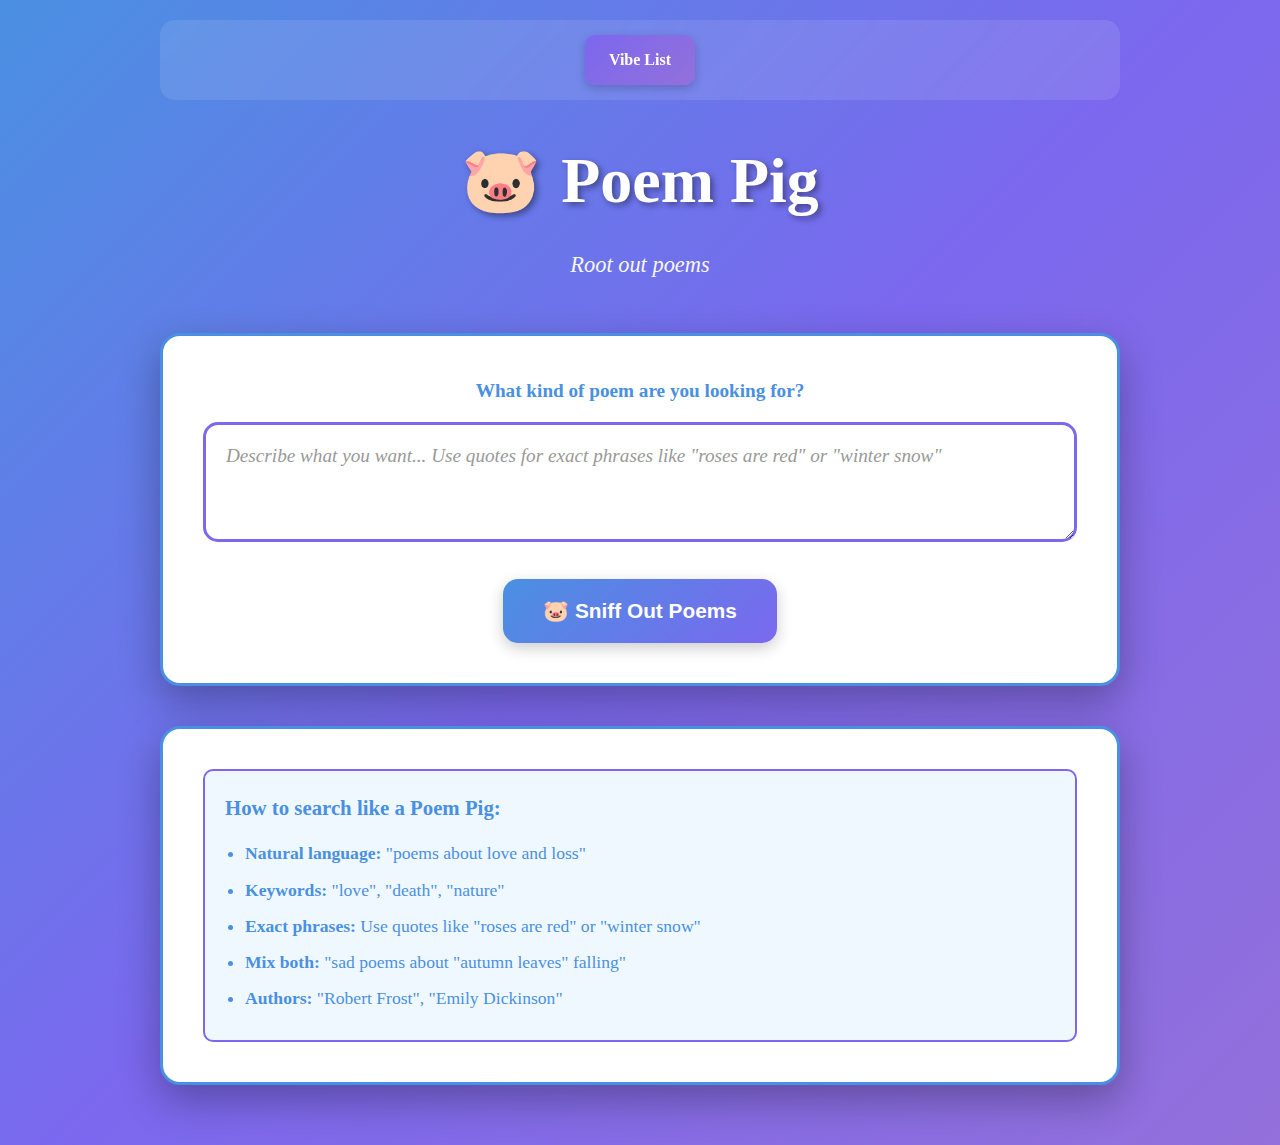
<file: templates/index.html>
<!DOCTYPE html>
<html lang="en">
<head>
    <meta charset="UTF-8">
    <meta name="viewport" content="width=device-width, initial-scale=1.0">
    <title>Poem Pig - Root out poems</title>
    <style>
        * {
            margin: 0;
            padding: 0;
            box-sizing: border-box;
        }
        
        body {
            font-family: 'Georgia', serif;
            line-height: 1.6;
            color: #333;
            background: linear-gradient(135deg, #4A90E2 0%, #7B68EE 50%, #9370DB 100%);
            min-height: 100vh;
        }
        
        .container {
            max-width: 1000px;
            margin: 0 auto;
            padding: 20px;
        }
        
        .nav {
            background: rgba(255, 255, 255, 0.1);
            backdrop-filter: blur(10px);
            padding: 15px 0;
            margin-bottom: 30px;
            border-radius: 15px;
        }
        
        .nav-content {
            max-width: 1000px;
            margin: 0 auto;
            display: flex;
            justify-content: center;
            gap: 20px;
        }
        
        .nav-btn {
            background: rgba(255, 255, 255, 0.2);
            color: white;
            border: 2px solid rgba(255, 255, 255, 0.3);
            padding: 10px 20px;
            border-radius: 25px;
            cursor: pointer;
            font-size: 1rem;
            font-weight: 600;
            transition: all 0.3s ease;
            text-decoration: none;
            display: inline-block;
        }
        
        .nav-btn:hover {
            background: rgba(255, 255, 255, 0.3);
            border-color: rgba(255, 255, 255, 0.5);
            transform: translateY(-2px);
        }
        
        .nav-btn.active {
            background: rgba(255, 255, 255, 0.4);
            border-color: rgba(255, 255, 255, 0.6);
        }
        
        .header {
            text-align: center;
            margin-bottom: 50px;
            color: white;
        }
        
        .header h1 {
            font-size: 4rem;
            margin-bottom: 15px;
            text-shadow: 3px 3px 6px rgba(0,0,0,0.4);
            display: flex;
            align-items: center;
            justify-content: center;
            gap: 20px;
        }
        
        .pig-icon {
            font-size: 4rem;
            animation: wiggle 2s ease-in-out infinite;
        }
        
        @keyframes wiggle {
            0%, 100% { transform: rotate(0deg); }
            25% { transform: rotate(-5deg); }
            75% { transform: rotate(5deg); }
        }
        
        .header p {
            font-size: 1.4rem;
            opacity: 0.95;
            font-style: italic;
        }
        
        .search-container {
            background: white;
            border-radius: 20px;
            padding: 40px;
            box-shadow: 0 15px 40px rgba(0,0,0,0.3);
            margin-bottom: 40px;
            border: 3px solid #4A90E2;
        }
        
        .search-form {
            text-align: center;
        }
        
        .form-group {
            margin-bottom: 30px;
        }
        
        .form-group label {
            display: block;
            margin-bottom: 15px;
            font-weight: bold;
            color: #4A90E2;
            font-size: 1.2rem;
        }
        
        .search-input {
            width: 100%;
            padding: 20px;
            border: 3px solid #7B68EE;
            border-radius: 15px;
            font-size: 1.2rem;
            font-family: 'Georgia', serif;
            transition: all 0.3s ease;
            min-height: 120px;
            resize: vertical;
        }
        
        .search-input:focus {
            outline: none;
            border-color: #4A90E2;
            box-shadow: 0 0 15px rgba(74, 144, 226, 0.3);
        }
        
        .search-input::placeholder {
            color: #999;
            font-style: italic;
        }
        
        .search-btn {
            background: linear-gradient(135deg, #4A90E2 0%, #7B68EE 100%);
            color: white;
            border: none;
            padding: 20px 40px;
            border-radius: 15px;
            font-size: 1.3rem;
            font-weight: bold;
            cursor: pointer;
            transition: all 0.3s ease;
            box-shadow: 0 5px 15px rgba(0,0,0,0.2);
        }
        
        .search-btn:hover {
            transform: translateY(-3px);
            box-shadow: 0 8px 25px rgba(0,0,0,0.3);
        }
        
        .search-btn:disabled {
            opacity: 0.6;
            cursor: not-allowed;
            transform: none;
        }
        
        .nav-buttons {
            text-align: center;
            margin-top: 20px;
        }
        
        .nav-btn {
            background: linear-gradient(135deg, #7B68EE 0%, #9370DB 100%);
            color: white;
            border: none;
            padding: 12px 24px;
            border-radius: 10px;
            font-size: 1rem;
            font-weight: bold;
            cursor: pointer;
            transition: all 0.3s ease;
            box-shadow: 0 3px 10px rgba(0,0,0,0.2);
        }
        
        .nav-btn:hover {
            transform: translateY(-2px);
            box-shadow: 0 5px 15px rgba(0,0,0,0.3);
        }
        
        .results {
            background: white;
            border-radius: 20px;
            padding: 30px;
            box-shadow: 0 15px 40px rgba(0,0,0,0.3);
            margin-bottom: 30px;
            border: 3px solid #4A90E2;
        }
        
        .results-header {
            display: flex;
            justify-content: space-between;
            align-items: center;
            margin-bottom: 20px;
        }
        
        .select-vibe-btn {
            background: linear-gradient(135deg, #7B68EE 0%, #9370DB 100%);
            color: white;
            border: none;
            padding: 10px 20px;
            border-radius: 25px;
            cursor: pointer;
            font-weight: bold;
            transition: all 0.3s ease;
        }
        
        .select-vibe-btn:hover {
            transform: translateY(-2px);
            box-shadow: 0 5px 15px rgba(123, 104, 238, 0.4);
        }
        
        .select-vibe-btn.active {
            background: linear-gradient(135deg, #FF6B6B 0%, #FF8E8E 100%);
        }
        
        .results-content {
            display: flex;
            gap: 20px;
        }
        
        .poems-column {
            flex: 1;
        }
        
        .vibe-selection-column {
            width: 300px;
            background: rgba(255, 255, 255, 0.1);
            border-radius: 15px;
            padding: 20px;
            backdrop-filter: blur(10px);
        }
        
        .vibe-search-container {
            margin-bottom: 20px;
        }
        
        .vibe-search-container input {
            width: 100%;
            padding: 10px;
            border: 2px solid rgba(255, 255, 255, 0.3);
            border-radius: 10px;
            background: rgba(255, 255, 255, 0.1);
            color: white;
            font-size: 14px;
        }
        
        .vibe-search-container input::placeholder {
            color: rgba(255, 255, 255, 0.7);
        }
        
        .vibe-list {
            max-height: 400px;
            overflow-y: auto;
        }
        
        .vibe-item {
            background: rgba(255, 255, 255, 0.1);
            border-radius: 10px;
            padding: 15px;
            margin-bottom: 10px;
            cursor: pointer;
            transition: all 0.3s ease;
            border: 2px solid transparent;
        }
        
        .vibe-item:hover {
            background: rgba(255, 255, 255, 0.2);
            transform: translateY(-2px);
        }
        
        .vibe-item.selected {
            border-color: #7B68EE;
            background: rgba(123, 104, 238, 0.2);
        }
        
        .vibe-name {
            font-weight: bold;
            color: white;
            margin-bottom: 5px;
        }
        
        .vibe-count {
            font-size: 12px;
            color: rgba(255, 255, 255, 0.7);
        }
        
        .poem-card.selected {
            border: 2px solid #7B68EE;
            background: rgba(123, 104, 238, 0.1);
        }
        
        .results h2 {
            margin-bottom: 25px;
            color: #4A90E2;
            text-align: center;
            font-size: 1.8rem;
        }
        
        .poem-card {
            border: 2px solid #7B68EE;
            border-radius: 15px;
            padding: 25px;
            margin-bottom: 25px;
            transition: all 0.3s ease;
            background: #F0F8FF;
        }
        
        .poem-card:hover {
            transform: translateY(-3px);
            box-shadow: 0 8px 25px rgba(0,0,0,0.15);
            border-color: #4A90E2;
        }
        
        .poem-title {
            font-size: 1.05rem;
            font-weight: bold;
            color: #4A90E2;
            margin-bottom: 7px;
        }
        
        .poem-author {
            color: #7B68EE;
            font-style: italic;
            margin-bottom: 10px;
            font-size: 0.77rem;
        }
        
        .poem-text {
            white-space: pre-line;
            line-height: 1.8;
            color: #444;
            margin-bottom: 14px;
            font-size: 0.77rem;
        }
        
        .poem-meta {
            display: flex;
            justify-content: flex-end;
            align-items: center;
            font-size: 0.63rem;
            color: #666;
        }
        
        .save-btn {
            background: linear-gradient(135deg, #228B22 0%, #32CD32 100%);
            color: white;
            border: none;
            padding: 7px 14px;
            border-radius: 6px;
            font-size: 0.7rem;
            font-weight: bold;
            cursor: pointer;
            transition: all 0.3s ease;
        }
        
        .save-btn:hover {
            transform: translateY(-2px);
            box-shadow: 0 5px 15px rgba(0,0,0,0.2);
        }
        
        .save-btn.saved {
            background: linear-gradient(135deg, #4A90E2 0%, #7B68EE 100%);
        }
        
        .load-more-btn {
            background: linear-gradient(135deg, #7B68EE 0%, #9370DB 100%);
            color: white;
            border: none;
            padding: 15px 30px;
            border-radius: 10px;
            font-size: 1.1rem;
            font-weight: bold;
            cursor: pointer;
            transition: all 0.3s ease;
            display: block;
            margin: 20px auto;
            box-shadow: 0 5px 15px rgba(0,0,0,0.2);
        }
        
        .load-more-btn:hover {
            transform: translateY(-2px);
            box-shadow: 0 8px 25px rgba(0,0,0,0.3);
        }
        
        .load-more-btn:disabled {
            opacity: 0.6;
            cursor: not-allowed;
            transform: none;
        }
        
        .loading {
            text-align: center;
            padding: 50px;
            color: #4A90E2;
            font-size: 1.2rem;
        }
        
        .error {
            background: #FFE4E1;
            color: #8B0000;
            padding: 20px;
            border-radius: 10px;
            margin-bottom: 20px;
            border-left: 5px solid #8B0000;
        }
        
        .no-results {
            text-align: center;
            padding: 50px;
            color: #666;
            font-style: italic;
            font-size: 1.2rem;
        }
        
        .help-container {
            background: white;
            border-radius: 20px;
            padding: 40px;
            box-shadow: 0 15px 40px rgba(0,0,0,0.3);
            margin-bottom: 40px;
            border: 3px solid #4A90E2;
        }
        
        .help-text {
            background: #F0F8FF;
            border: 2px solid #7B68EE;
            border-radius: 10px;
            padding: 20px;
            color: #4A90E2;
        }
        
        .help-text h3 {
            margin-bottom: 15px;
            color: #4A90E2;
            font-size: 1.3rem;
        }
        
        .help-text ul {
            text-align: left;
            margin-left: 20px;
        }
        
        .help-text li {
            margin-bottom: 8px;
            font-size: 1.1rem;
        }
        
        @media (max-width: 768px) {
            .container {
                padding: 10px;
            }
            
            .header h1 {
                font-size: 2.5rem;
                flex-direction: column;
                gap: 10px;
            }
            
            .search-container, .results, .help-container {
                padding: 20px;
            }
            
            .search-input {
                font-size: 1rem;
                min-height: 100px;
            }
        }
    </style>
</head>
<body>
    <div class="container">
        <nav class="nav">
            <div class="nav-content">
                <a href="/vibes" class="nav-btn">Vibe List</a>
            </div>
        </nav>
        
        <div class="header">
            <h1>
                <span class="pig-icon">🐷</span>
                Poem Pig
            </h1>
            <p>Root out poems</p>
        </div>
        
        <div class="search-container">
            <form class="search-form" onsubmit="searchPoems(event)">
                <div class="form-group">
                    <label for="search-query">What kind of poem are you looking for?</label>
                    <textarea 
                        id="search-query" 
                        class="search-input"
                        placeholder="Describe what you want... Use quotes for exact phrases like &quot;roses are red&quot; or &quot;winter snow&quot;"
                    ></textarea>
                </div>
                <button type="submit" class="search-btn">🐷 Sniff Out Poems</button>
            </form>
        </div>
        
        <div id="results" class="results" style="display: none;">
            <div class="results-header">
                <h2 id="results-title">Search Results</h2>
                <button id="select-vibe-btn" class="select-vibe-btn" onclick="toggleVibeSelection()">
                    Select Vibe
                </button>
            </div>
            <div class="results-content">
                <div class="poems-column">
                    <div id="results-content"></div>
                    <button id="load-more-btn" class="load-more-btn" style="display: none;" onclick="loadMorePoems()">
                        Get 5 More Poems
                    </button>
                </div>
                <div id="vibe-selection-column" class="vibe-selection-column" style="display: none;">
                    <div class="vibe-search-container">
                        <input type="text" id="vibe-search" placeholder="Search vibes..." onkeyup="searchVibes()">
                    </div>
                    <div id="vibe-list" class="vibe-list">
                        <div class="loading">Loading vibes...</div>
                    </div>
                </div>
            </div>
        </div>
        
        <div class="help-container">
            <div class="help-text">
                <h3>How to search like a Poem Pig:</h3>
                <ul>
                    <li><strong>Natural language:</strong> "poems about love and loss"</li>
                    <li><strong>Keywords:</strong> "love", "death", "nature"</li>
                    <li><strong>Exact phrases:</strong> Use quotes like "roses are red" or "winter snow"</li>
                    <li><strong>Mix both:</strong> "sad poems about &quot;autumn leaves&quot; falling"</li>
                    <li><strong>Authors:</strong> "Robert Frost", "Emily Dickinson"</li>
                </ul>
            </div>
        </div>
    </div>
    
    <script>
        let currentQuery = '';
        let currentOffset = 0;
        let allResults = [];
        let displayedResults = [];
        
        function showLoading() {
            const resultsDiv = document.getElementById('results');
            const contentDiv = document.getElementById('results-content');
            
            resultsDiv.style.display = 'block';
            contentDiv.innerHTML = '<div class="loading">🐷 Sniffing through poems...</div>';
        }
        
        function showError(message) {
            const resultsDiv = document.getElementById('results');
            const contentDiv = document.getElementById('results-content');
            
            resultsDiv.style.display = 'block';
            contentDiv.innerHTML = `<div class="error">❌ ${message}</div>`;
        }
        
        function showResults(results, title, isLoadMore = false) {
            const resultsDiv = document.getElementById('results');
            const contentDiv = document.getElementById('results-content');
            const titleDiv = document.getElementById('results-title');
            const loadMoreBtn = document.getElementById('load-more-btn');
            
            resultsDiv.style.display = 'block';
            titleDiv.textContent = title;
            
            if (results.length === 0 && !isLoadMore) {
                contentDiv.innerHTML = '<div class="no-results">No poems found. Try a different search, little piggy! 🐷</div>';
                loadMoreBtn.style.display = 'none';
                return;
            }
            
            if (isLoadMore) {
                // Append to existing results
                displayedResults = displayedResults.concat(results);
            } else {
                // New search - reset everything
                displayedResults = results;
                allResults = results;
                currentOffset = results.length;
            }
            
            let html = '';
            displayedResults.forEach((result, index) => {
                const poem = result.poem || result;
                
                html += `
                    <div class="poem-card" data-poem-id="${poem.id}" onclick="selectPoem('${poem.id}')">
                        <div class="poem-title">${poem.title || 'Untitled'}</div>
                        <div class="poem-author">by ${poem.author || 'Unknown'}</div>
                        <div class="poem-text">${poem.text}</div>
                        <div class="poem-meta">
                            <button class="save-btn" 
                                    onclick="event.stopPropagation(); findSimilar('${poem.id}')">
                                Find Similar
                            </button>
                        </div>
                    </div>
                `;
            });
            
            contentDiv.innerHTML = html;
            
            // Show/hide load more button
            if (displayedResults.length >= 10) {
                loadMoreBtn.style.display = 'block';
            } else {
                loadMoreBtn.style.display = 'none';
            }
        }
        
        function findSimilar(poemId) {
            // Navigate to find similar page
            window.location.href = `/find_similar.html?id=${poemId}`;
        }
        
        let selectedPoemId = null;
        let isVibeSelectionMode = false;
        let allVibes = [];
        
        function toggleVibeSelection() {
            isVibeSelectionMode = !isVibeSelectionMode;
            const vibeColumn = document.getElementById('vibe-selection-column');
            const selectBtn = document.getElementById('select-vibe-btn');
            
            if (isVibeSelectionMode) {
                vibeColumn.style.display = 'block';
                selectBtn.textContent = 'Cancel';
                selectBtn.classList.add('active');
                loadVibes();
            } else {
                vibeColumn.style.display = 'none';
                selectBtn.textContent = 'Select Vibe';
                selectBtn.classList.remove('active');
                selectedPoemId = null;
                updatePoemSelection();
            }
        }
        
        function selectPoem(poemId) {
            if (!isVibeSelectionMode) return;
            selectedPoemId = poemId;
            updatePoemSelection();
        }
        
        function updatePoemSelection() {
            const poemCards = document.querySelectorAll('.poem-card');
            poemCards.forEach(card => {
                const poemId = card.getAttribute('data-poem-id');
                if (poemId === selectedPoemId) {
                    card.classList.add('selected');
                } else {
                    card.classList.remove('selected');
                }
            });
        }
        
        async function loadVibes() {
            try {
                const response = await fetch('/get-all-vibe-profiles');
                const data = await response.json();
                allVibes = data.vibes || [];
                displayVibes(allVibes);
            } catch (error) {
                console.error('Error loading vibes:', error);
                document.getElementById('vibe-list').innerHTML = '<div class="error">Error loading vibes</div>';
            }
        }
        
        function displayVibes(vibes) {
            const vibeList = document.getElementById('vibe-list');
            if (vibes.length === 0) {
                vibeList.innerHTML = '<div class="no-vibes">No vibes found. Create one first!</div>';
                return;
            }
            
            let html = '';
            vibes.forEach(vibe => {
                html += `
                    <div class="vibe-item" onclick="addPoemToVibe('${vibe.id}')">
                        <div class="vibe-name">${vibe.name}</div>
                        <div class="vibe-count">${vibe.size} poems</div>
                    </div>
                `;
            });
            vibeList.innerHTML = html;
        }
        
        function searchVibes() {
            const searchTerm = document.getElementById('vibe-search').value.toLowerCase();
            const filteredVibes = allVibes.filter(vibe => 
                vibe.name.toLowerCase().includes(searchTerm)
            );
            displayVibes(filteredVibes);
        }
        
        async function addPoemToVibe(vibeId) {
            if (!selectedPoemId) {
                alert('Please select a poem first');
                return;
            }
            
            try {
                const response = await fetch('/add-to-vibe-profile', {
                    method: 'POST',
                    headers: {
                        'Content-Type': 'application/json',
                    },
                    body: JSON.stringify({
                        vibe_profile_id: vibeId,
                        poem_id: selectedPoemId
                    })
                });
                
                if (response.ok) {
                    // Find the vibe name for feedback
                    const vibe = allVibes.find(v => v.id === vibeId);
                    const vibeName = vibe ? vibe.name : 'Unknown';
                    
                    // Show success feedback
                    const poemCard = document.querySelector(`[data-poem-id="${selectedPoemId}"]`);
                    if (poemCard) {
                        const originalText = poemCard.querySelector('.poem-meta button').textContent;
                        poemCard.querySelector('.poem-meta button').textContent = `Added to ${vibeName}`;
                        poemCard.querySelector('.poem-meta button').style.background = '#4CAF50';
                        
                        setTimeout(() => {
                            poemCard.querySelector('.poem-meta button').textContent = originalText;
                            poemCard.querySelector('.poem-meta button').style.background = '';
                        }, 2000);
                    }
                    
                    // Clear selection
                    selectedPoemId = null;
                    updatePoemSelection();
                } else {
                    alert('Error adding poem to vibe');
                }
            } catch (error) {
                console.error('Error adding poem to vibe:', error);
                alert('Error adding poem to vibe');
            }
        }
        
        async function makeRequest(url, data) {
            try {
                const response = await fetch(url, {
                    method: 'POST',
                    headers: {
                        'Content-Type': 'application/json',
                    },
                    body: JSON.stringify(data)
                });
                
                if (!response.ok) {
                    const error = await response.json();
                    throw new Error(error.error || 'Request failed');
                }
                
                return await response.json();
            } catch (error) {
                throw error;
            }
        }
        
        async function searchPoems(event) {
            event.preventDefault();
            showLoading();
            
            const query = document.getElementById('search-query').value.trim();
            
            if (!query) {
                showError('Please describe what kind of poem you\'re looking for!');
                return;
            }
            
            currentQuery = query;
            currentOffset = 0;
            
            try {
                const result = await makeRequest('/search', {
                    query: query,
                    top_k: 5
                });
                
                showResults(result.results, `Poems found for "${query}"`);
            } catch (error) {
                showError(error.message);
            }
        }
        
        async function loadMorePoems() {
            const loadMoreBtn = document.getElementById('load-more-btn');
            loadMoreBtn.disabled = true;
            loadMoreBtn.textContent = 'Loading...';
            
            try {
                const result = await makeRequest('/search', {
                    query: currentQuery,
                    top_k: 5,
                    offset: currentOffset
                });
                
                if (result.results.length > 0) {
                    showResults(result.results, `Poems found for "${currentQuery}"`, true);
                    currentOffset += result.results.length;
                } else {
                    loadMoreBtn.textContent = 'No more poems';
                    loadMoreBtn.disabled = true;
                }
            } catch (error) {
                showError(error.message);
            } finally {
                if (loadMoreBtn.textContent !== 'No more poems') {
                    loadMoreBtn.disabled = false;
                    loadMoreBtn.textContent = 'Get 5 More Poems';
                }
            }
        }
        
        // Add Enter key support for textarea
        document.getElementById('search-query').addEventListener('keydown', function(event) {
            if (event.key === 'Enter' && !event.shiftKey) {
                event.preventDefault();
                searchPoems(event);
            }
        });
    </script>
</body>
</html>
</file>
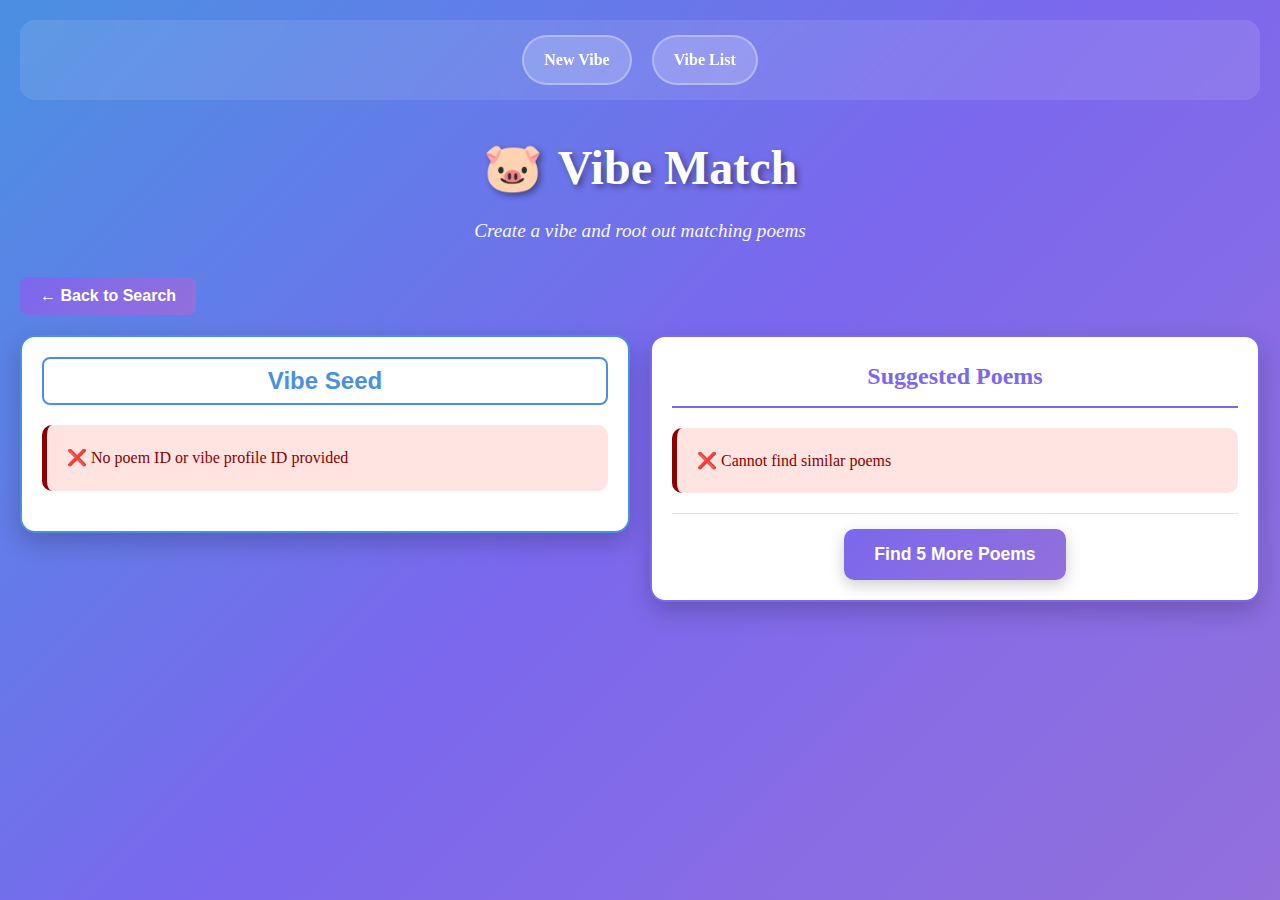
<file: templates/find_similar.html>
<!DOCTYPE html>
<html lang="en">
<head>
    <meta charset="UTF-8">
    <meta name="viewport" content="width=device-width, initial-scale=1.0">
    <title>Vibe Profile - Poem Pig</title>
    <script>
        console.log('Page loaded at:', new Date().toISOString());
        console.log('JavaScript is working!');
        console.log('Script version:', 'v2.0');
    </script>
    <style>
        * {
            margin: 0;
            padding: 0;
            box-sizing: border-box;
        }
        
        body {
            font-family: 'Georgia', serif;
            line-height: 1.6;
            color: #333;
            background: linear-gradient(135deg, #4A90E2 0%, #7B68EE 50%, #9370DB 100%);
            min-height: 100vh;
        }
        
        .container {
            max-width: 1400px;
            margin: 0 auto;
            padding: 20px;
        }
        
        .nav {
            background: rgba(255, 255, 255, 0.1);
            backdrop-filter: blur(10px);
            padding: 15px 0;
            margin-bottom: 30px;
            border-radius: 15px;
        }
        
        .nav-content {
            max-width: 1200px;
            margin: 0 auto;
            display: flex;
            justify-content: center;
            gap: 20px;
        }
        
        .nav-btn {
            background: rgba(255, 255, 255, 0.2);
            color: white;
            border: 2px solid rgba(255, 255, 255, 0.3);
            padding: 10px 20px;
            border-radius: 25px;
            cursor: pointer;
            font-size: 1rem;
            font-weight: 600;
            transition: all 0.3s ease;
            text-decoration: none;
            display: inline-block;
        }
        
        .nav-btn:hover {
            background: rgba(255, 255, 255, 0.3);
            border-color: rgba(255, 255, 255, 0.5);
            transform: translateY(-2px);
        }
        
        .nav-btn.active {
            background: rgba(255, 255, 255, 0.4);
            border-color: rgba(255, 255, 255, 0.6);
        }
        
        .header {
            text-align: center;
            margin-bottom: 30px;
            color: white;
        }
        
        .header h1 {
            font-size: 3rem;
            margin-bottom: 10px;
            text-shadow: 3px 3px 6px rgba(0,0,0,0.4);
            display: flex;
            align-items: center;
            justify-content: center;
            gap: 15px;
        }
        
        .pig-icon {
            font-size: 3rem;
            animation: wiggle 2s ease-in-out infinite;
        }
        
        @keyframes wiggle {
            0%, 100% { transform: rotate(0deg); }
            25% { transform: rotate(-5deg); }
            75% { transform: rotate(5deg); }
        }
        
        .header p {
            font-size: 1.2rem;
            opacity: 0.95;
            font-style: italic;
        }
        
        .back-btn {
            background: linear-gradient(135deg, #7B68EE 0%, #9370DB 100%);
            color: white;
            border: none;
            padding: 10px 20px;
            border-radius: 8px;
            font-size: 1rem;
            font-weight: bold;
            cursor: pointer;
            transition: all 0.3s ease;
            margin-bottom: 20px;
        }
        
        .back-btn:hover {
            transform: translateY(-2px);
            box-shadow: 0 5px 15px rgba(0,0,0,0.2);
        }
        
        .main-content {
            display: grid;
            grid-template-columns: 1fr 1fr;
            gap: 20px;
            margin-bottom: 30px;
        }
        
        .vibe-seeds-container {
            background: white;
            border-radius: 15px;
            padding: 20px;
            box-shadow: 0 10px 25px rgba(0,0,0,0.2);
            border: 2px solid #4A90E2;
            position: sticky;
            top: 20px;
            height: fit-content;
            max-height: calc(100vh - 40px);
            overflow-y: auto;
        }
        
        .vibe-profile-name {
            position: sticky;
            top: 0;
            background: white;
            z-index: 10;
            margin-bottom: 15px;
        }
        
        .vibe-seeds-container h2 {
            color: #4A90E2;
            margin-bottom: 20px;
            font-size: 1.5rem;
            text-align: center;
        }
        
        .vibe-profile-name {
            background: transparent;
            border: 2px solid #4A90E2;
            border-radius: 8px;
            padding: 8px 12px;
            font-size: 1.5rem;
            font-weight: bold;
            color: #4A90E2;
            text-align: center;
            width: 100%;
            margin-bottom: 20px;
            transition: all 0.3s ease;
        }
        
        .vibe-profile-name:focus {
            outline: none;
            border-color: #7B68EE;
            background: rgba(74, 144, 226, 0.1);
        }
        
        .vibe-profile-name:hover {
            border-color: #7B68EE;
        }
        
        .suggested-poems-container {
            background: white;
            border-radius: 15px;
            padding: 20px;
            box-shadow: 0 10px 25px rgba(0,0,0,0.2);
            border: 2px solid #7B68EE;
            max-height: calc(100vh - 40px);
            overflow-y: auto;
        }
        
        .suggested-poems-title {
            position: sticky;
            top: 0;
            background: white;
            z-index: 10;
            margin-bottom: 20px;
            padding-bottom: 10px;
            border-bottom: 2px solid #7B68EE;
        }
        
        .suggested-poems-container h2 {
            color: #7B68EE;
            margin-bottom: 20px;
            font-size: 1.5rem;
            text-align: center;
        }
        
        .find-more-container {
            text-align: center;
            margin-top: 20px;
            padding-top: 15px;
            border-top: 1px solid #e0e0e0;
        }
        
        .find-more-btn {
            background: linear-gradient(135deg, #7B68EE 0%, #9370DB 100%);
            color: white;
            border: none;
            padding: 15px 30px;
            border-radius: 10px;
            font-size: 1.1rem;
            font-weight: bold;
            cursor: pointer;
            transition: all 0.3s ease;
            box-shadow: 0 5px 15px rgba(0,0,0,0.2);
        }
        
        .find-more-btn:hover {
            transform: translateY(-2px);
            box-shadow: 0 8px 25px rgba(0,0,0,0.3);
        }
        
        .find-more-btn:disabled {
            opacity: 0.6;
            cursor: not-allowed;
            transform: none;
        }
        
        .poem-card {
            border: 2px solid #7B68EE;
            border-radius: 15px;
            padding: 20px;
            margin-bottom: 20px;
            transition: all 0.3s ease;
            background: #F0F8FF;
        }
        
        .poem-card:hover {
            transform: translateY(-3px);
            box-shadow: 0 8px 25px rgba(0,0,0,0.15);
            border-color: #4A90E2;
        }
        
        .chosen-poem-card {
            border: 3px solid #4A90E2;
            background: #E6F3FF;
        }
        
        .poem-title {
            font-size: 1.05rem;
            font-weight: bold;
            color: #4A90E2;
            margin-bottom: 7px;
        }
        
        .poem-author {
            color: #7B68EE;
            font-style: italic;
            margin-bottom: 10px;
            font-size: 0.77rem;
        }
        
        .poem-text {
            white-space: pre-line;
            line-height: 1.6;
            color: #444;
            margin-bottom: 12px;
            font-size: 0.7rem;
        }
        
        .poem-meta {
            display: flex;
            justify-content: space-between;
            align-items: center;
            font-size: 0.63rem;
            color: #666;
            gap: 10px;
        }
        
        .poem-buttons {
            display: flex;
            gap: 8px;
        }
        
        .same-vibe-btn {
            color: white;
            border: none;
            padding: 7px 14px;
            border-radius: 6px;
            font-size: 0.7rem;
            font-weight: bold;
            cursor: pointer;
            transition: all 0.3s ease;
            background: linear-gradient(135deg, #FF6B6B 0%, #FF8E8E 100%);
        }
        
        .same-vibe-btn:hover {
            transform: translateY(-2px);
            box-shadow: 0 5px 15px rgba(0,0,0,0.2);
        }
        
        .same-vibe-btn.added {
            background: linear-gradient(135deg, #4A90E2 0%, #7B68EE 100%);
        }
        
        .loading {
            text-align: center;
            padding: 50px;
            color: #4A90E2;
            font-size: 1.2rem;
        }
        
        .error {
            background: #FFE4E1;
            color: #8B0000;
            padding: 20px;
            border-radius: 10px;
            margin-bottom: 20px;
            border-left: 5px solid #8B0000;
        }
        
        .loading {
            color: #7B68EE;
            text-align: center;
            padding: 20px;
            font-style: italic;
        }
        
        /* Custom scrollbar styling */
        .vibe-seeds-container::-webkit-scrollbar,
        .suggested-poems-container::-webkit-scrollbar {
            width: 6px;
        }
        
        .vibe-seeds-container::-webkit-scrollbar-track,
        .suggested-poems-container::-webkit-scrollbar-track {
            background: #f1f1f1;
            border-radius: 3px;
        }
        
        .vibe-seeds-container::-webkit-scrollbar-thumb,
        .suggested-poems-container::-webkit-scrollbar-thumb {
            background: #4A90E2;
            border-radius: 3px;
        }
        
        .vibe-seeds-container::-webkit-scrollbar-thumb:hover,
        .suggested-poems-container::-webkit-scrollbar-thumb:hover {
            background: #357ABD;
        }
        
        @media (max-width: 768px) {
            .main-content {
                grid-template-columns: 1fr;
                gap: 20px;
            }
        }
        
        @media (max-width: 768px) {
            .container {
                padding: 10px;
            }
            
            .header h1 {
                font-size: 2rem;
                flex-direction: column;
                gap: 10px;
            }
            
            .vibe-seeds-container, .suggested-poems-container {
                padding: 20px;
            }
        }
    </style>
</head>
<body>
    <div class="container">
        <nav class="nav">
            <div class="nav-content">
                <a href="/" class="nav-btn">New Vibe</a>
                <a href="/vibes" class="nav-btn">Vibe List</a>
            </div>
        </nav>
        
        <div class="header">
            <h1>
                <span class="pig-icon">🐷</span>
                Vibe Match
            </h1>
            <p>Create a vibe and root out matching poems</p>
        </div>
        
        <button class="back-btn" onclick="goBack()">← Back to Search</button>
        
        <div class="main-content">
            <div class="vibe-seeds-container">
                <input type="text" id="vibe-profile-name" class="vibe-profile-name" placeholder="Vibe Profile Name" value="Vibe Seed">
                <div id="vibe-seeds-content">
                    <div class="loading">🐷 Loading chosen poem...</div>
                </div>
            </div>
            
            <div class="suggested-poems-container">
                <h2 class="suggested-poems-title">Suggested Poems</h2>
                <div id="suggested-poems-content">
                    <div class="loading">Loading similar poems...</div>
                </div>
                <div class="find-more-container">
                    <button id="find-more-btn" class="find-more-btn" onclick="findMorePoems()">
                        Find 5 More Poems
                    </button>
                </div>
            </div>
        </div>
    </div>
    
    <script>
        // Test function
        function testFunction() {
            alert('JavaScript is working!');
            console.log('Test function called');
        }
        
        // Debug function
        function debugInfo() {
            console.log('=== DEBUG INFO ===');
            console.log('poemId:', poemId);
            console.log('vibeProfileId:', vibeProfileId);
            console.log('currentVibeProfileId:', currentVibeProfileId);
            console.log('vibeProfilePoems.size:', vibeProfilePoems.size);
            console.log('vibeProfilePoems:', Array.from(vibeProfilePoems));
            console.log('==================');
        }
        
        let vibeProfilePoems = new Set();
        let currentVibeProfileId = null;
        let currentVibeProfileName = 'Vibe Seed';
        let displayedPoemIds = new Set(); // Track poems currently displayed in suggested poems
        
        // Get parameters from URL
        const urlParams = new URLSearchParams(window.location.search);
        const poemId = urlParams.get('id');
        const vibeProfileId = urlParams.get('vibe_profile_id');
        
        if (vibeProfileId) {
            // Load existing vibe profile
            loadVibeProfile(vibeProfileId);
            setupVibeProfileNameEditor();
        } else if (poemId) {
            // Load poem and find similar
            loadChosenPoem();
            loadSimilarPoems(); // This will load in background
            setupVibeProfileNameEditor();
        } else {
            document.getElementById('vibe-seeds-content').innerHTML = 
                '<div class="error">❌ No poem ID or vibe profile ID provided</div>';
            document.getElementById('suggested-poems-content').innerHTML = 
                '<div class="error">❌ Cannot find similar poems</div>';
        }
        
        function generateVibeProfileName() {
            const adjectives = ['Mystical', 'Whimsical', 'Melancholic', 'Ethereal', 'Vibrant', 'Serene', 'Passionate', 'Dreamy', 'Bold', 'Gentle', 'Wild', 'Tranquil', 'Fiery', 'Soft', 'Radiant', 'Deep', 'Bright', 'Dark', 'Warm', 'Cool'];
            const nouns = ['Whispers', 'Echoes', 'Dreams', 'Winds', 'Flames', 'Waves', 'Stars', 'Moon', 'Sun', 'Clouds', 'Rivers', 'Mountains', 'Forests', 'Gardens', 'Meadows', 'Oceans', 'Skies', 'Hearts', 'Souls', 'Spirits'];
            
            const adj = adjectives[Math.floor(Math.random() * adjectives.length)];
            const noun = nouns[Math.floor(Math.random() * nouns.length)];
            return `${adj} ${noun}`;
        }
        
        function setupVibeProfileNameEditor() {
            const nameInput = document.getElementById('vibe-profile-name');
            
            nameInput.addEventListener('blur', async function() {
                const newName = this.value.trim() || generateVibeProfileName();
                this.value = newName;
                currentVibeProfileName = newName;
                
                if (currentVibeProfileId) {
                    await updateVibeProfileName(newName);
                }
            });
            
            nameInput.addEventListener('keypress', function(e) {
                if (e.key === 'Enter') {
                    this.blur();
                }
            });
        }
        
        async function updateVibeProfileName(name) {
            if (!currentVibeProfileId) return;
            
            try {
                const response = await fetch('/update-vibe-profile-name', {
                    method: 'POST',
                    headers: {
                        'Content-Type': 'application/json',
                    },
                    body: JSON.stringify({ 
                        vibe_profile_id: currentVibeProfileId, 
                        name: name 
                    })
                });
                
                if (!response.ok) {
                    console.error('Failed to update vibe profile name');
                }
            } catch (error) {
                console.error('Error updating vibe profile name:', error);
            }
        }
        
        async function loadVibeProfile(vibeProfileId) {
            try {
                // Get the vibe profile details
                const response = await fetch(`/get-vibe-profile/${vibeProfileId}`);
                if (!response.ok) {
                    throw new Error('Vibe profile not found');
                }
                
                const vibeProfile = await response.json();
                console.log('Loaded vibe profile:', vibeProfile);
                currentVibeProfileId = vibeProfile.id;
                currentVibeProfileName = vibeProfile.name;
                console.log('Set currentVibeProfileId to:', currentVibeProfileId);
                
                // Ensure URL reflects the vibe profile ID
                const newUrl = new URL(window.location);
                newUrl.searchParams.delete('id'); // Remove poem ID if present
                newUrl.searchParams.set('vibe_profile_id', currentVibeProfileId);
                window.history.replaceState({}, '', newUrl);
                
                // Set the vibe profile name in the input
                document.getElementById('vibe-profile-name').value = vibeProfile.name;
                
                // Load the poems from this vibe profile
                const poems = vibeProfile.poems || [];
                vibeProfilePoems.clear();
                
                poems.forEach(poem => {
                    vibeProfilePoems.add(poem.id);
                });
                
                // Display the vibe seeds immediately
                await displayVibeSeeds();
                
                // Load similar poems in the background (don't await)
                loadSimilarToVibeProfile();
                
            } catch (error) {
                console.error('Error loading vibe profile:', error);
                document.getElementById('vibe-seeds-content').innerHTML = 
                    '<div class="error">❌ Error loading vibe profile</div>';
                document.getElementById('suggested-poems-content').innerHTML = 
                    '<div class="error">❌ Cannot load similar poems</div>';
            }
        }
        
        async function loadSimilarToVibeProfile() {
            try {
                const response = await fetch('/find-similar-to-vibe-profile', {
                    method: 'POST',
                    headers: {
                        'Content-Type': 'application/json',
                    },
                    body: JSON.stringify({
                        vibe_profile_id: currentVibeProfileId,
                        top_k: 5
                    })
                });
                
                if (!response.ok) {
                    throw new Error('Failed to find similar poems');
                }
                
                const data = await response.json();
                displaySuggestedPoems(data.results || []);
                
            } catch (error) {
                console.error('Error finding similar poems:', error);
                document.getElementById('suggested-poems-content').innerHTML = 
                    '<div class="error">❌ Error finding similar poems</div>';
            }
        }
        
        async function loadChosenPoem() {
            try {
                const response = await fetch(`/poem/${poemId}`);
                if (!response.ok) {
                    throw new Error('Poem not found');
                }
                
                const poem = await response.json();
                vibeProfilePoems.add(poem.id);
                displayVibeSeeds();
            } catch (error) {
                document.getElementById('vibe-seeds-content').innerHTML = 
                    `<div class="error">❌ Error loading poem: ${error.message}</div>`;
            }
        }
        
        async function loadSimilarPoems() {
            try {
                const response = await fetch('/find-similar', {
                    method: 'POST',
                    headers: {
                        'Content-Type': 'application/json',
                    },
                    body: JSON.stringify({ poem_id: poemId, top_k: 5 })
                });
                
                if (!response.ok) {
                    const error = await response.json();
                    throw new Error(error.error || 'Failed to find similar poems');
                }
                
                const result = await response.json();
                displaySuggestedPoems(result.results);
            } catch (error) {
                document.getElementById('suggested-poems-content').innerHTML = 
                    `<div class="error">❌ Error finding similar poems: ${error.message}</div>`;
            }
        }
        
        async function displayVibeSeeds() {
            const nameInput = document.getElementById('vibe-profile-name');
            const content = document.getElementById('vibe-seeds-content');
            
            if (vibeProfilePoems.size === 0) {
                content.innerHTML = '<div class="loading">🐷 Loading chosen poem...</div>';
                return;
            }
            
            // Update placeholder based on count
            nameInput.placeholder = vibeProfilePoems.size === 1 ? 'Vibe Seed' : 'Vibe Seeds';
            
            // Load all poems in vibe profile
            const poems = [];
            for (const poemId of vibeProfilePoems) {
                try {
                    const response = await fetch(`/poem/${poemId}`);
                    if (response.ok) {
                        const poem = await response.json();
                        poems.push(poem);
                    }
                } catch (error) {
                    console.error(`Error loading poem ${poemId}:`, error);
                }
            }
            
            let html = '';
            poems.forEach(poem => {
                html += `
                    <div class="poem-card chosen-poem-card">
                        <div class="poem-title">${poem.title || 'Untitled'}</div>
                        <div class="poem-author">by ${poem.author || 'Unknown'}</div>
                        <div class="poem-text">${poem.text}</div>
                    </div>
                `;
            });
            
            content.innerHTML = html;
        }
        
        function displaySuggestedPoems(poems, append = false) {
            console.log('displaySuggestedPoems called with:', poems, 'append:', append);
            if (!poems || poems.length === 0) {
                if (!append) {
                    document.getElementById('suggested-poems-content').innerHTML = 
                        '<div class="error">No similar poems found</div>';
                }
                return;
            }
            
            // Clear displayed poems only if not appending
            if (!append) {
                displayedPoemIds.clear();
            }
            
            let html = '';
            poems.forEach((result) => {
                // The API returns {poem: {...}, similarity: ...}
                const poem = result.poem;
                if (!poem) return;
                
                // Track this poem as displayed
                displayedPoemIds.add(poem.id);
                
                const isInVibeProfile = vibeProfilePoems.has(poem.id);
                
                html += `
                    <div class="poem-card">
                        <div class="poem-title">${poem.title || 'Untitled'}</div>
                        <div class="poem-author">by ${poem.author || 'Unknown'}</div>
                        <div class="poem-text">${poem.text}</div>
                        <div class="poem-meta">
                            <div class="poem-buttons">
                                <button class="same-vibe-btn ${isInVibeProfile ? 'added' : ''}"
                                        onclick="addToVibeProfile('${poem.id}', this)">
                                    ${isInVibeProfile ? 'Added' : 'Add'}
                                </button>
                            </div>
                        </div>
                    </div>
                `;
            });
            
            const contentElement = document.getElementById('suggested-poems-content');
            if (append) {
                contentElement.innerHTML += html;
            } else {
                contentElement.innerHTML = html;
            }
        }
        
        
        async function addToVibeProfile(poemId, button) {
            console.log('addToVibeProfile called with poemId:', poemId);
            
            if (vibeProfilePoems.has(poemId)) {
                // Already in vibe profile, remove it
                console.log('Removing poem from vibe profile');
                vibeProfilePoems.delete(poemId);
                button.textContent = 'Add';
                button.classList.remove('added');
            } else {
                // Add to vibe profile
                console.log('Adding poem to vibe profile');
                vibeProfilePoems.add(poemId);
                button.textContent = 'Added';
                button.classList.add('added');
                
                // Remove the poem from suggested poems display
                removePoemFromSuggested(poemId);
            }
            
            // Update the vibe profile in the database
            await updateVibeProfileInDatabase();
            
            // Refresh the vibe seeds display
            await displayVibeSeeds();
        }
        
        
        function removePoemFromSuggested(poemId) {
            // Find and remove the poem card from suggested poems
            const suggestedContainer = document.getElementById('suggested-poems-content');
            const poemCards = suggestedContainer.querySelectorAll('.poem-card');
            
            poemCards.forEach(card => {
                const buttons = card.querySelectorAll('button');
                buttons.forEach(button => {
                    if (button.onclick && button.onclick.toString().includes(poemId)) {
                        // This is the card with the poem we want to remove
                        card.style.transition = 'opacity 0.3s ease, transform 0.3s ease';
                        card.style.opacity = '0';
                        card.style.transform = 'translateX(-20px)';
                        
                        setTimeout(() => {
                            card.remove();
                        }, 300);
                    }
                });
            });
        }
        
        async function updateVibeProfileInDatabase() {
            console.log('updateVibeProfileInDatabase called, currentVibeProfileId:', currentVibeProfileId);
            console.log('Poems to add:', Array.from(vibeProfilePoems));
            
            // Only create a vibe profile if we have 2 or more poems
            if (!currentVibeProfileId && vibeProfilePoems.size >= 2) {
                // Generate a name for the vibe profile
                const generatedName = generateVibeProfileName();
                currentVibeProfileName = generatedName;
                document.getElementById('vibe-profile-name').value = generatedName;
                
                console.log('Creating new vibe profile with name:', generatedName);
                
                // Create a new vibe profile
                try {
                    const response = await fetch('/create-vibe-profile', {
                        method: 'POST',
                        headers: {
                            'Content-Type': 'application/json',
                        },
                        body: JSON.stringify({ 
                            name: generatedName,
                            poem_ids: Array.from(vibeProfilePoems)
                        })
                    });
                    
                    if (response.ok) {
                        const result = await response.json();
                        currentVibeProfileId = result.vibe_profile_id;
                        console.log('Created vibe profile with ID:', currentVibeProfileId);
                        
                        // Update the URL to reflect the vibe profile ID
                        const newUrl = new URL(window.location);
                        newUrl.searchParams.delete('id'); // Remove poem ID
                        newUrl.searchParams.set('vibe_profile_id', currentVibeProfileId);
                        window.history.replaceState({}, '', newUrl);
                    } else {
                        console.error('Failed to create vibe profile:', response.status, response.statusText);
                    }
                } catch (error) {
                    console.error('Error creating vibe profile:', error);
                }
            } else if (!currentVibeProfileId && vibeProfilePoems.size < 2) {
                console.log('Not creating vibe profile yet - need at least 2 poems (currently have', vibeProfilePoems.size, ')');
                return; // Exit early if we don't have enough poems
            }
            
            if (currentVibeProfileId) {
                console.log('Adding poems to vibe profile:', currentVibeProfileId);
                // Add all poems to the vibe profile
                for (const poemId of vibeProfilePoems) {
                    try {
                        console.log('Adding poem to vibe profile:', poemId);
                        const response = await fetch('/add-to-vibe-profile', {
                            method: 'POST',
                            headers: {
                                'Content-Type': 'application/json',
                            },
                            body: JSON.stringify({ 
                                poem_id: poemId, 
                                vibe_profile_id: currentVibeProfileId 
                            })
                        });
                        
                        if (response.ok) {
                            console.log('Successfully added poem to vibe profile');
                        } else {
                            console.error('Failed to add poem to vibe profile:', response.status, response.statusText);
                        }
                    } catch (error) {
                        console.error(`Error adding poem ${poemId} to vibe profile:`, error);
                    }
                }
            } else {
                console.error('No vibe profile ID available');
            }
        }
        
        async function findMorePoems() {
            console.log('findMorePoems called');
            const button = document.getElementById('find-more-btn');
            button.disabled = true;
            button.textContent = 'Loading...';
            
            try {
                let response;
                console.log('vibeProfilePoems.size:', vibeProfilePoems.size);
                console.log('currentVibeProfileId:', currentVibeProfileId);
                
                if (vibeProfilePoems.size > 1) {
                    // Multiple poems - vibe profile MUST exist (created when 2nd poem added)
                    if (!currentVibeProfileId) {
                        throw new Error('Vibe profile should exist for multiple poems');
                    }
                    
                    console.log('Using vibe profile API');
                    // Use existing vibe profile
                    response = await fetch('/find-similar-to-vibe-profile', {
                        method: 'POST',
                        headers: {
                            'Content-Type': 'application/json',
                        },
                        body: JSON.stringify({ 
                            vibe_profile_id: currentVibeProfileId, 
                            top_k: 5,
                            exclude_poem_ids: Array.from(displayedPoemIds)
                        })
                    });
                } else {
                    console.log('Using single poem API');
                    // Single poem - use that poem's vector
                    response = await fetch('/find-similar', {
                        method: 'POST',
                        headers: {
                            'Content-Type': 'application/json',
                        },
                        body: JSON.stringify({ 
                            poem_id: poemId, 
                            top_k: 5,
                            exclude_poem_ids: Array.from(new Set([...vibeProfilePoems, ...displayedPoemIds]))
                        })
                    });
                }
                
                console.log('Response status:', response.status);
                if (!response.ok) {
                    const error = await response.json();
                    throw new Error(error.error || 'Failed to find more poems');
                }
                
                const result = await response.json();
                console.log('API result:', result);
                console.log('Calling displaySuggestedPoems with append=true:', result.results);
                displaySuggestedPoems(result.results || [], true);
            } catch (error) {
                console.error('Error in findMorePoems:', error);
                document.getElementById('suggested-poems-content').innerHTML = 
                    `<div class="error">❌ Error finding more poems: ${error.message}</div>`;
            } finally {
                button.disabled = false;
                button.textContent = 'Find 5 More Poems';
            }
        }
        
        function goBack() {
            window.history.back();
        }
    </script>
</body>
</html>
</file>
